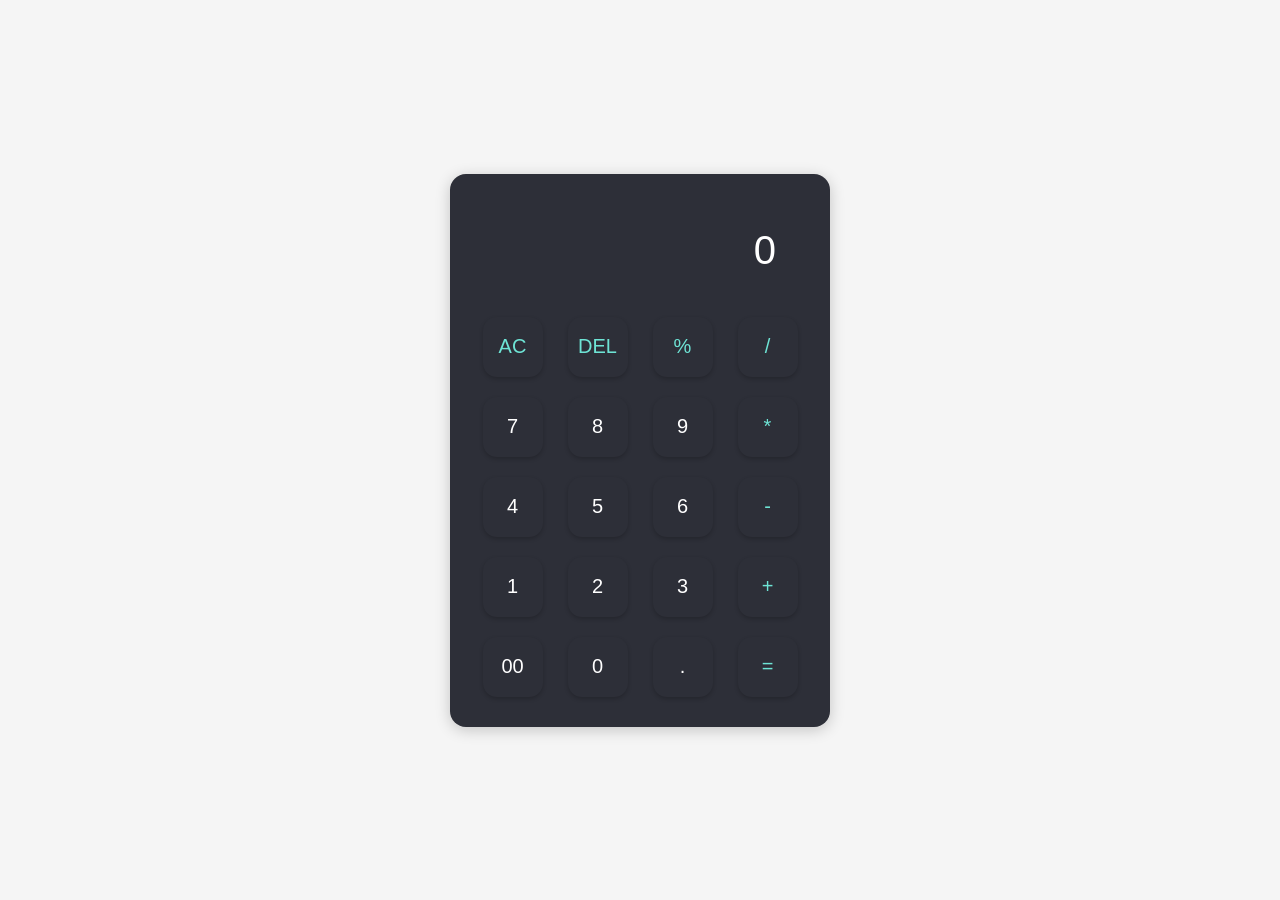
<file: index.html>
<!DOCTYPE html>
<html lang="en">
<head>
    <meta charset="UTF-8">
    <meta name="viewport" content="width=device-width, initial-scale=1.0">
    <title>Calculator</title>
    <link rel="preconnect" href="https://fonts.googleapis.com">
    <link rel="preconnect" href="https://fonts.gstatic.com" crossorigin>
    <link href="https://fonts.googleapis.com/css2?family=Poppins:ital,wght@0,100;0,200;0,300;0,400;0,500;0,600;0,700;0,800;0,900;1,100;1,200;1,300;1,400;1,500;1,600;1,700;1,800;1,900&display=swap" rel="stylesheet">
    <link rel="stylesheet" href="calc.css">
</head>
<body>
    <div class= "calculator">
        <input type="text" placeholder="0" id="inputBox" />
        <div class="calculator-btn-container">
            <div class="calculator-btn-rows">
                <button class="operator">AC</button>
                <button class="operator">DEL</button>
                <button class="operator">%</button>
                <button class="operator">/</button>
            </div>
            <div class="calculator-btn-rows">
                <button>7</button>
                <button>8</button>
                <button>9</button>
                <button class="operator">*</button>
            </div>
            <div class="calculator-btn-rows">
                <button>4</button>
                <button>5</button>
                <button>6</button>
                <button class="operator">-</button>
            </div>
            <div class="calculator-btn-rows">
                <button>1</button>
                <button>2</button>
                <button>3</button>
                <button class="operator">+</button>
            </div>
            <div class="calculator-btn-rows">
                <button>00</button>
                <button>0</button>
                <button>.</button>
                <button class="operator">=</button>
            </div>
        </div>
    </div>
    <script src="calc.js"></script>
</body>
</html>
</file>
<file: calc.css>
* {
    margin: 0;
    padding: 0;
    box-sizing: border-box;
}

body {
    font-family: "Poppins", sans-serif;
    width: 100%;
    height: 100vh;
    display: flex;
    justify-content: center;
    align-items: center;
    background: #f5f5f5;

    .calculator {
        padding: 20px;
        border-radius: 16px;
        background: #2d2f38;
        box-shadow: 0px 3px 15px rgba(0, 0, 0, 0.2);
        display: flex;
        flex-direction: column;

        input {
            width: 320px;
            border: none;
            padding: 24px;
            margin: 10px;
            background: transparent;
            font-size: 40px;
            text-align: right;
            cursor: pointer;
            color: #ffffff;
        }
        input::placeholder {
            color: #fff;
        }

        .calculator-btn-container {
            display: flex;
            flex-direction: column;

            .calculator-btn-rows {
                display: flex;
                align-items: center;
                justify-content: space-around;

                button {
                    width: 60px;
                    height: 60px;
                    margin: 10px;
                    border-radius: 14px;
                    background: #2d2f38;
                    color: #ffffff;
                    font-size: 20px;
                    box-shadow: 0px 2px 4px rgba(0, 0, 0, 0.2);
                    cursor: pointer;
                    transition: all 0.2sease;
                    border: none;
                }
                .operator {
                    color: #6ee4d5;
                }
                button:hover {
                    background-color: #34363f;
                    }
            }
        }
    }
}
</file>
